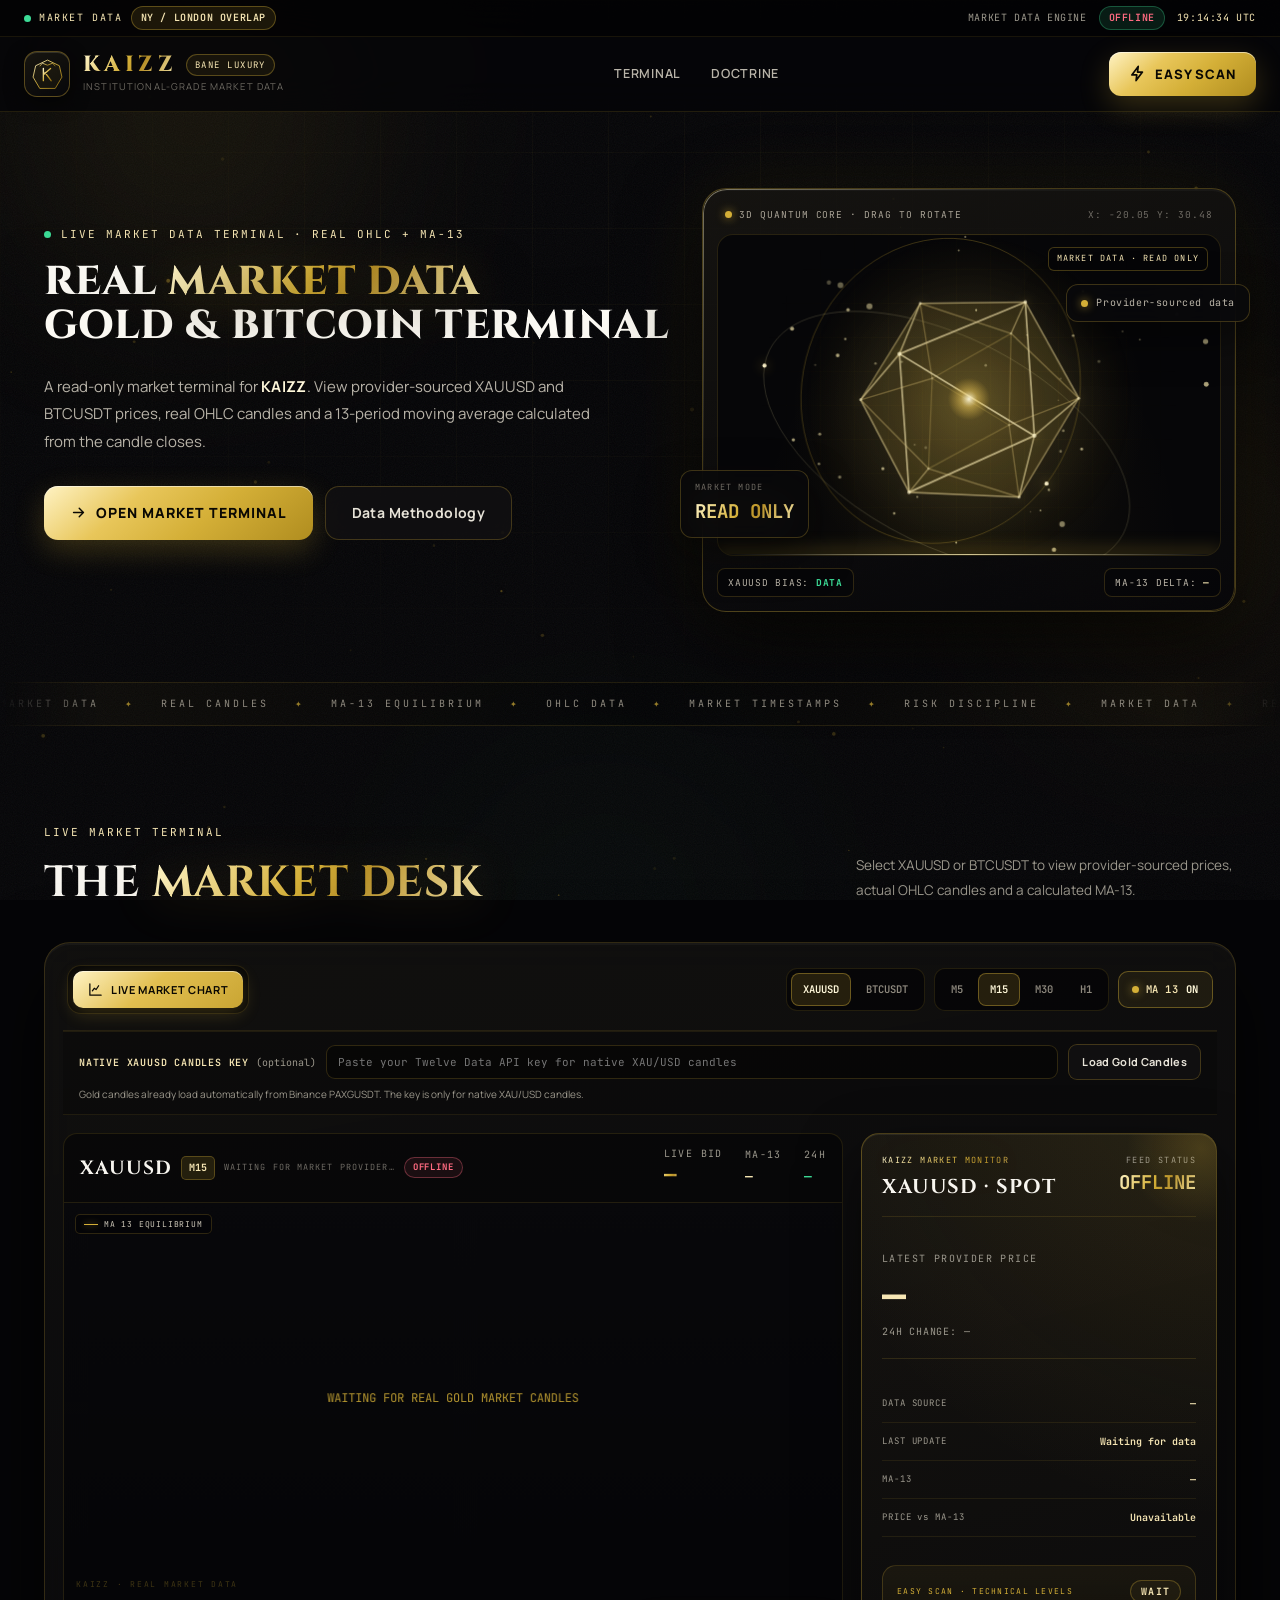
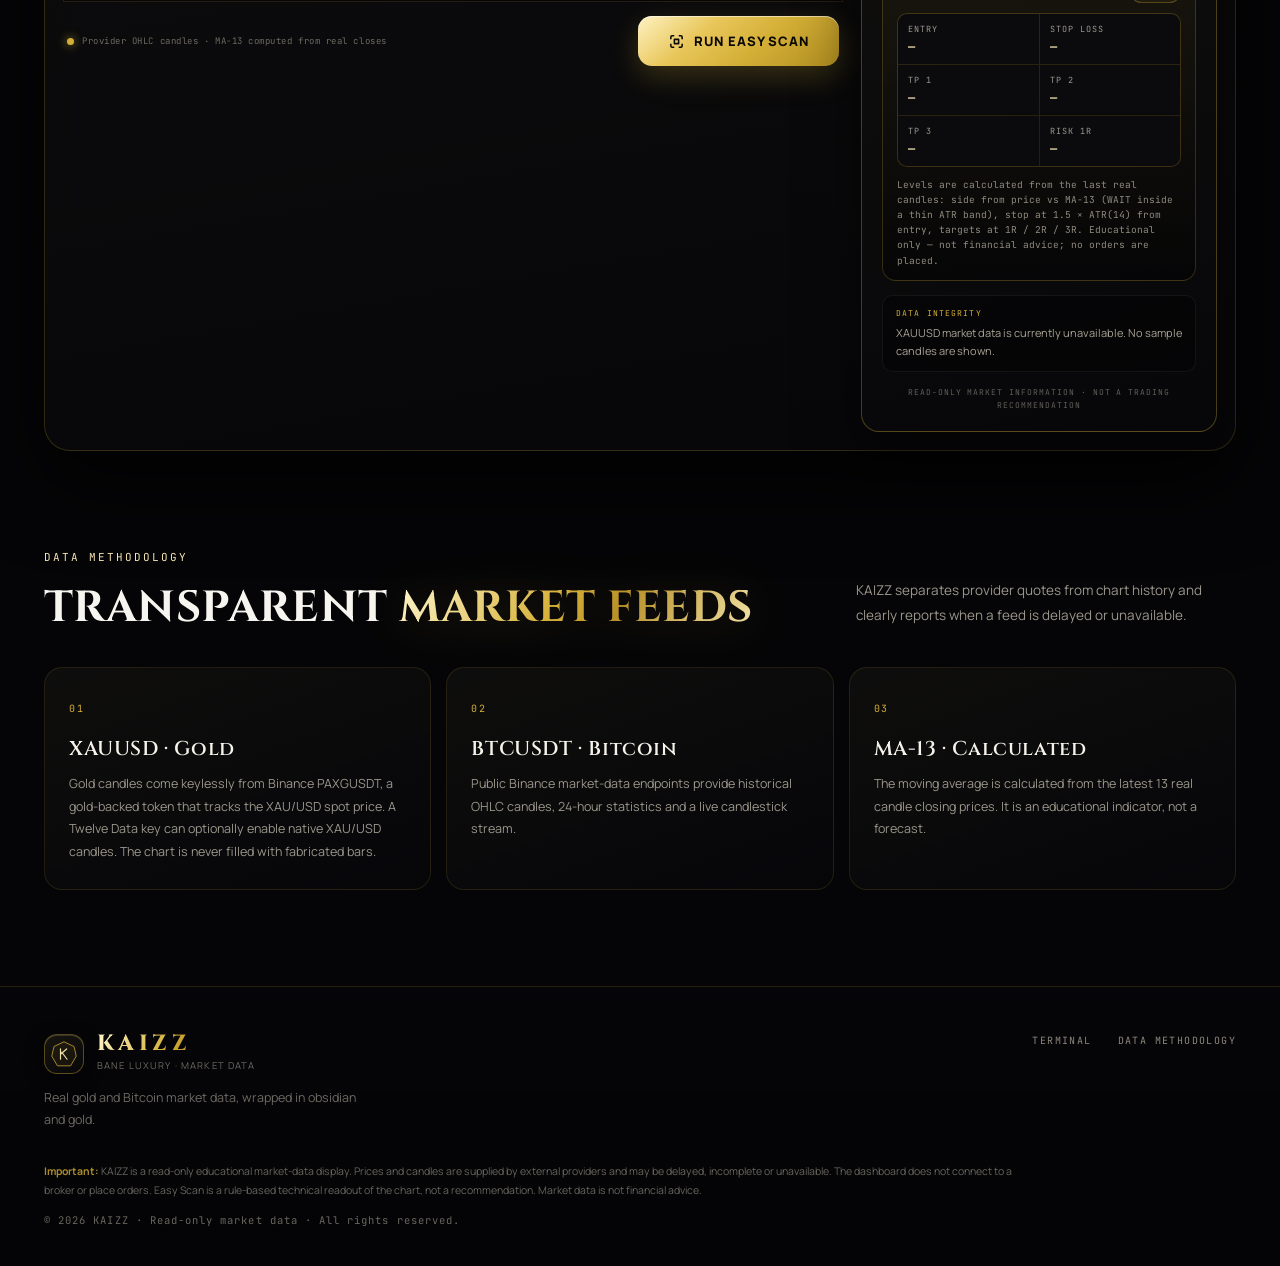
<file: index.html>
<!DOCTYPE html>
<html lang="en">
<head>
  <meta charset="UTF-8" />
  <meta name="viewport" content="width=device-width, initial-scale=1.0, viewport-fit=cover" />
  <title>KAIZZ — Luxury Neural Trading Terminal</title>
  <meta name="description" content="KAIZZ is a read-only market data dashboard for live gold and Bitcoin prices, real market candles and a calculated MA-13." />
  <meta name="theme-color" content="#050507" />
  <meta property="og:type" content="website" />
  <meta property="og:title" content="KAIZZ — Luxury Neural Trading Terminal" />
  <meta property="og:description" content="A luxury read-only market dashboard with real gold and Bitcoin data." />
  <meta name="twitter:card" content="summary_large_image" />
  <meta name="twitter:title" content="KAIZZ — Luxury Neural Trading Terminal" />
  <meta name="twitter:description" content="Real market prices and educational charts in obsidian and gold." />
  <link rel="icon" href="data:image/svg+xml,%3Csvg xmlns='http://www.w3.org/2000/svg' viewBox='0 0 64 64'%3E%3Crect width='64' height='64' rx='14' fill='%23050507'/%3E%3Cpolygon points='32,6 54,17 58,38 46,57 18,57 6,38 10,17' fill='none' stroke='%23D4AF37' stroke-width='2'/%3E%3Cpath d='M25 20v24M25 33l13-13M28 30l12 14' stroke='%23F3E5AB' stroke-width='3' fill='none' stroke-linecap='round'/%3E%3C/svg%3E" />

  <link rel="preconnect" href="https://fonts.googleapis.com" />
  <link rel="preconnect" href="https://fonts.gstatic.com" crossorigin />
  <link href="https://fonts.googleapis.com/css2?family=Cinzel:wght@500;600;700;800;900&family=Manrope:wght@300;400;500;600;700;800&family=JetBrains+Mono:wght@400;500;600;700&display=swap" rel="stylesheet" />

  <link rel="stylesheet" href="style.css?v=20261129" />
</head>
<body>

  <!-- ░░ PRELOADER ░░ -->
  <div class="preloader" id="preloader" aria-hidden="true">
    <div class="preloader__inner">
      <svg class="preloader__crest" viewBox="0 0 64 64" fill="none" xmlns="http://www.w3.org/2000/svg">
        <defs>
          <linearGradient id="crestGold" x1="0" y1="0" x2="1" y2="1">
            <stop offset="0" stop-color="#FFF6CC" />
            <stop offset=".5" stop-color="#D4AF37" />
            <stop offset="1" stop-color="#8C6A10" />
          </linearGradient>
        </defs>
        <polygon points="32,4 55,15 60,37 47,59 17,59 4,37 9,15" stroke="url(#crestGold)" stroke-width="1.6" fill="rgba(212,175,55,.05)" />
        <path d="M23 22v20M23 32l13-10M26 29.5l11 12.5" stroke="url(#crestGold)" stroke-width="2.6" stroke-linecap="round" />
        <path d="M18 15l4-5 8 3 8-3 4 5" stroke="url(#crestGold)" stroke-width="1.6" />
      </svg>
      <div class="preloader__name">KAIZZ</div>
      <div class="preloader__bar"><span></span></div>
      <div class="preloader__note">INITIALISING NEURAL CORE</div>
    </div>
  </div>

  <!-- ░░ AMBIENT LAYERS ░░ -->
  <div class="ambient" aria-hidden="true">
    <div class="ambient__glow ambient__glow--a"></div>
    <div class="ambient__glow ambient__glow--b"></div>
    <div class="ambient__glow ambient__glow--c"></div>
    <div class="ambient__grid"></div>
    <div class="grain"></div>
  </div>
  <canvas id="dust-canvas" aria-hidden="true"></canvas>

  <!-- ░░ HEADER ░░ -->
  <header class="site-header" id="site-header">
    <div class="ticker-bar">
      <div class="ticker-bar__status">
        <span class="dot dot--live"></span>
        <span class="label">MARKET DATA</span>
        <span class="chip chip--gold" id="killzone-chip">NY / LONDON OVERLAP</span>
      </div>
      <div class="ticker-bar__viewport" aria-hidden="true">
        <div class="ticker-track" id="ticker-track"></div>
      </div>
      <div class="ticker-bar__meta">
        <span>MARKET DATA ENGINE</span>
        <span class="chip chip--emerald" id="header-feed-status">CONNECTING</span>
        <span class="ticker-bar__clock" id="utc-clock">--:--:-- UTC</span>
      </div>
    </div>

    <nav class="nav">
      <a class="brand" href="#top" aria-label="KAIZZ home">
        <span class="brand__crest">
          <svg viewBox="0 0 64 64" fill="none" xmlns="http://www.w3.org/2000/svg">
            <defs>
              <linearGradient id="brandGold" x1="0" y1="0" x2="1" y2="1">
                <stop offset="0" stop-color="#FFF6CC" />
                <stop offset=".5" stop-color="#D4AF37" />
                <stop offset="1" stop-color="#8C6A10" />
              </linearGradient>
            </defs>
            <polygon points="32,4 55,15 60,37 47,59 17,59 4,37 9,15" stroke="url(#brandGold)" stroke-width="1.7" fill="rgba(212,175,55,.06)" />
            <path d="M24 20v24M24 32.5l14-12M27 28l12 16" stroke="url(#brandGold)" stroke-width="2.6" stroke-linecap="round" stroke-linejoin="round" />
            <path d="M17 16l5-6 10 4 10-4 5 6" stroke="url(#brandGold)" stroke-width="1.5" />
          </svg>
        </span>
        <span class="brand__text">
          <span class="brand__row">
            <span class="brand__name">KAIZZ</span>
            <span class="badge-soft">BANE LUXURY</span>
          </span>
          <span class="brand__tag">Institutional-Grade Market Data</span>
        </span>
      </a>

      <div class="nav__links" id="nav-links">
        <a href="#terminal" data-nav>Terminal</a>
        <a href="#doctrine" data-nav>Doctrine</a>
      </div>

      <div class="nav__actions">

        <button type="button" class="btn btn--gold" id="nav-scan">
          <svg viewBox="0 0 24 24" fill="none" stroke="currentColor" stroke-width="2.4" stroke-linecap="round" stroke-linejoin="round"><path d="M13 2 4 14h7l-1 8 9-12h-7l1-8Z"/></svg>
          <span>Easy Scan</span>
        </button>
        <button type="button" class="nav__burger" id="nav-burger" aria-label="Open menu" aria-expanded="false">
          <span></span><span></span><span></span>
        </button>
      </div>
    </nav>
  </header>

  <main id="top">

    <!-- ░░ HERO ░░ -->
    <section class="hero container">
      <div class="hero__copy" data-reveal>
        <div class="eyebrow">
          <span class="dot dot--live"></span>
          LIVE MARKET DATA TERMINAL · REAL OHLC + MA-13
        </div>

        <h1 class="hero__title">
          <span class="hero__line">Real <span class="gold-text">Market Data</span></span>
          <span class="hero__line">Gold &amp; Bitcoin Terminal</span>
        </h1>

        <p class="hero__lede">
          A read-only market terminal for <strong>KAIZZ</strong>. View provider-sourced XAUUSD and BTCUSDT prices,
          real OHLC candles and a 13-period moving average calculated from the candle closes.
        </p>

        <div class="hero__cta">
          <a href="#terminal" class="btn btn--gold btn--lg">
            <svg viewBox="0 0 24 24" fill="none" stroke="currentColor" stroke-width="2" stroke-linecap="round" stroke-linejoin="round"><path d="M5 12h14M13 6l6 6-6 6"/></svg>
            Open Market Terminal
          </a>
          <a href="#doctrine" class="btn btn--ghost btn--lg">Data Methodology</a>
        </div>
      </div>

      <div class="hero__visual" data-reveal data-reveal-delay="120">
        <div class="core-panel">
          <div class="core-panel__bar">
            <span class="core-panel__label"><span class="dot dot--gold"></span> 3D QUANTUM CORE · DRAG TO ROTATE</span>
            <span class="core-panel__coords" id="core-coords">X: 0.00 Y: 0.00</span>
          </div>
          <div class="core-panel__stage">
            <canvas id="core-canvas"></canvas>
            <span class="core-panel__halo"></span>
            <span class="core-panel__scan"></span>
            <span class="core-panel__badge">MARKET DATA · READ ONLY</span>
          </div>
          <div class="core-panel__hud">
            <span class="hud-chip">XAUUSD BIAS: <strong class="txt-up" id="hud-bias">DATA</strong></span>
            <span class="hud-chip">MA-13 DELTA: <strong class="txt-gold" id="hud-delta">—</strong></span>
          </div>
        </div>
        <div class="hero__float hero__float--one">
          <span class="hero__float-label">MARKET MODE</span>
          <span class="hero__float-value gold-text">READ ONLY</span>
        </div>
        <div class="hero__float hero__float--two">
          <span class="dot dot--gold"></span> Provider-sourced data
        </div>
      </div>
    </section>

    <!-- ░░ MARQUEE ░░ -->
    <div class="marquee" aria-hidden="true">
      <div class="marquee__track">
        <span>MARKET DATA</span><i>✦</i><span>REAL CANDLES</span><i>✦</i><span>MA-13 EQUILIBRIUM</span><i>✦</i><span>OHLC DATA</span><i>✦</i><span>MARKET TIMESTAMPS</span><i>✦</i><span>RISK DISCIPLINE</span><i>✦</i>
        <span>MARKET DATA</span><i>✦</i><span>REAL CANDLES</span><i>✦</i><span>MA-13 EQUILIBRIUM</span><i>✦</i><span>OHLC DATA</span><i>✦</i><span>MARKET TIMESTAMPS</span><i>✦</i><span>RISK DISCIPLINE</span><i>✦</i>
      </div>
    </div>

    <!-- ░░ TERMINAL ░░ -->
    <section class="section container" id="terminal">
      <header class="section__head" data-reveal>
        <div>
          <div class="eyebrow">LIVE MARKET TERMINAL</div>
          <h2 class="section__title">The <span class="gold-text">Market Desk</span></h2>
        </div>
        <p class="section__sub">
          Select XAUUSD or BTCUSDT to view provider-sourced prices, actual OHLC candles and a calculated MA-13.
        </p>
      </header>

      <div class="terminal" data-reveal>
        <div class="terminal__toolbar">
          <div class="tabs" role="tablist" aria-label="Market chart mode">
            <button type="button" class="tab is-active" id="tab-live" role="tab" aria-selected="true">
              <svg viewBox="0 0 24 24" fill="none" stroke="currentColor" stroke-width="2" stroke-linecap="round" stroke-linejoin="round"><path d="M3 3v18h18"/><path d="M7 14l3-4 3 2 4-6"/></svg>
              Live Market Chart
            </button>
          </div>

          <div class="toolbar__right" id="live-controls">
            <div class="segmented" id="pair-selector" aria-label="Market pair">
              <button type="button" class="seg is-active" data-pair="XAUUSD">XAUUSD</button>
              <button type="button" class="seg" data-pair="BTCUSDT">BTCUSDT</button>
            </div>
            <div class="segmented segmented--small" id="tf-selector" aria-label="Chart timeframe">
              <button type="button" class="seg" data-tf="M5">M5</button>
              <button type="button" class="seg is-active" data-tf="M15">M15</button>
              <button type="button" class="seg" data-tf="M30">M30</button>
              <button type="button" class="seg" data-tf="H1">H1</button>
            </div>
            <button type="button" class="ma-toggle is-on" id="ma-toggle" aria-pressed="true">
              <span class="dot"></span> MA 13 <b>ON</b>
            </button>
          </div>
        </div>

        <div class="market-keybar" id="gold-keybar">
          <label for="gold-api-key">Native XAUUSD candles key <span>(optional)</span></label>
          <input id="gold-api-key" type="password" autocomplete="off" placeholder="Paste your Twelve Data API key for native XAU/USD candles" />
          <button type="button" class="btn btn--ghost btn--sm" id="connect-gold-key">Load Gold Candles</button>
          <span class="market-keybar__hint">Gold candles already load automatically from Binance PAXGUSDT. The key is only for native XAU/USD candles.</span>
        </div>

        <div class="terminal__grid">
          <div class="terminal__chartcol">

            <!-- LIVE MODE -->
            <div id="mode-live">
              <div class="chart-head">
                <div class="chart-head__id">
                  <span class="chart-head__pair" id="chart-pair">XAUUSD</span>
                  <span class="chart-head__tf" id="chart-tf">M15</span>
                  <span class="chart-head__feed" id="data-source">Waiting for market provider…</span>
                  <span class="market-status is-offline" id="market-status">OFFLINE</span>
                </div>
                <div class="chart-head__quotes">
                  <div>
                    <span class="micro">LIVE BID</span>
                    <span class="chart-head__price" id="chart-price">—</span>
                  </div>
                  <div>
                    <span class="micro">MA-13</span>
                    <span class="chart-head__ma" id="chart-ma">—</span>
                  </div>
                  <div>
                    <span class="micro">24H</span>
                    <span class="chart-head__chg txt-up" id="chart-change">—</span>
                  </div>
                </div>
              </div>

              <div class="chart-stage" id="chart-stage">
                <canvas id="candle-canvas"></canvas>

                <div class="chart-stage__legend">
                  <span class="legend-pill"><span class="legend-line legend-line--ma"></span> MA 13 EQUILIBRIUM</span>
                  <span class="legend-pill legend-pill--zones is-hidden" id="zone-badge">EASY SCAN · ENTRY / SL / TP1–3</span>
                </div>

                <div class="scan-overlay is-hidden" id="scan-overlay">
                  <span class="laser"></span>
                  <div class="scan-box">
                    <span class="scan-box__eyebrow">KAIZZ EASY SCAN</span>
                    <span class="scan-box__step" id="scan-step">Reading real candles…</span>
                    <div class="scan-box__bar"><span id="scan-bar"></span></div>
                    <span class="scan-box__pct" id="scan-pct">0%</span>
                  </div>
                </div>

                <div class="chart-stage__watermark">KAIZZ · REAL MARKET DATA</div>
              </div>

              <div class="chart-foot">
                <span class="chart-foot__note"><span class="dot dot--gold"></span> Provider OHLC candles · MA-13 computed from real closes</span>
                <button type="button" class="btn btn--gold btn--scan" id="scan-btn">
                  <svg viewBox="0 0 24 24" fill="none" stroke="currentColor" stroke-width="2.2" stroke-linecap="round" stroke-linejoin="round"><path d="M4 8V6a2 2 0 0 1 2-2h2M16 4h2a2 2 0 0 1 2 2v2M20 16v2a2 2 0 0 1-2 2h-2M8 20H6a2 2 0 0 1-2-2v-2"/><path d="M9 9h6v6H9z"/></svg>
                  <span>Run Easy Scan</span>
                </button>
              </div>
            </div>

          </div>
          <!-- LIVE DATA PANEL -->
          <aside class="signal market-panel" id="market-panel" aria-live="polite">
            <span class="signal__glow"></span>
            <div class="signal__head">
              <div>
                <span class="micro gold-text">KAIZZ MARKET MONITOR</span>
                <h3 class="signal__pair" id="panel-pair">XAUUSD · SPOT</h3>
              </div>
              <div class="signal__conf">
                <span class="micro">FEED STATUS</span>
                <span class="signal__conf-value" id="panel-status">OFFLINE</span>
              </div>
            </div>
            <div class="market-panel__quote">
              <span class="micro">LATEST PROVIDER PRICE</span>
              <strong id="panel-price">—</strong>
              <span id="panel-change" class="market-panel__change">24H CHANGE: —</span>
            </div>
            <div class="market-panel__rows">
              <div><span>DATA SOURCE</span><b id="panel-source">—</b></div>
              <div><span>LAST UPDATE</span><b id="panel-updated">Waiting for data</b></div>
              <div><span>MA-13</span><b id="panel-ma">—</b></div>
              <div><span>PRICE vs MA-13</span><b id="panel-relation">—</b></div>
            </div>
            <div class="scan-levels" id="scan-levels">
              <div class="scan-levels__head">
                <span class="micro">EASY SCAN · TECHNICAL LEVELS</span>
                <span class="scan-levels__dir is-wait" id="scan-direction">WAIT</span>
              </div>
              <div class="scan-levels__grid">
                <div><span>ENTRY</span><b id="scan-entry">—</b></div>
                <div><span>STOP LOSS</span><b id="scan-sl">—</b></div>
                <div><span>TP 1</span><b id="scan-tp1">—</b></div>
                <div><span>TP 2</span><b id="scan-tp2">—</b></div>
                <div><span>TP 3</span><b id="scan-tp3">—</b></div>
                <div><span>RISK 1R</span><b id="scan-risk">—</b></div>
              </div>
              <p class="scan-levels__note" id="scan-method">Levels are calculated from the last real candles: side from price vs MA-13 (WAIT inside a thin ATR band), stop at 1.5 × ATR(14) from entry, targets at 1R / 2R / 3R. Educational only — not financial advice; no orders are placed.</p>
            </div>
            <div class="signal__note">
              <span class="micro">DATA INTEGRITY</span>
              <p id="panel-note">Easy Scan derives entry, stop-loss and target levels from real candles with a fixed, published rule set. Levels are illustrative, not advice, and no orders are placed.</p>
            </div>
            <p class="micro signal__disclaimer">Read-only market information · not a trading recommendation</p>
          </aside>
        </div>
      </div>
    </section>

    <!-- ░░ DOCTRINE ░░ -->
    <section class="section container" id="doctrine">
      <header class="section__head" data-reveal>
        <div>
          <div class="eyebrow">DATA METHODOLOGY</div>
          <h2 class="section__title">Transparent <span class="gold-text">Market Feeds</span></h2>
        </div>
        <p class="section__sub">KAIZZ separates provider quotes from chart history and clearly reports when a feed is delayed or unavailable.</p>
      </header>
      <div class="cards">
        <article class="card" data-reveal>
          <span class="card__index">01</span>
          <h3>XAUUSD · Gold</h3>
          <p>Gold candles come keylessly from Binance PAXGUSDT, a gold-backed token that tracks the XAU/USD spot price. A Twelve Data key can optionally enable native XAU/USD candles. The chart is never filled with fabricated bars.</p>
        </article>
        <article class="card" data-reveal data-reveal-delay="80">
          <span class="card__index">02</span>
          <h3>BTCUSDT · Bitcoin</h3>
          <p>Public Binance market-data endpoints provide historical OHLC candles, 24-hour statistics and a live candlestick stream.</p>
        </article>
        <article class="card" data-reveal data-reveal-delay="160">
          <span class="card__index">03</span>
          <h3>MA-13 · Calculated</h3>
          <p>The moving average is calculated from the latest 13 real candle closing prices. It is an educational indicator, not a forecast.</p>
        </article>
      </div>
    </section>
  </main>

  <!-- ░░ FOOTER ░░ -->
  <footer class="footer">
    <div class="container footer__grid">
      <div class="footer__brand">
        <div class="brand">
          <span class="brand__crest brand__crest--sm">
            <svg viewBox="0 0 64 64" fill="none" xmlns="http://www.w3.org/2000/svg">
              <polygon points="32,4 55,15 60,37 47,59 17,59 4,37 9,15" stroke="#D4AF37" stroke-width="1.7" fill="rgba(212,175,55,.06)" />
              <path d="M24 20v24M24 32.5l14-12M27 28l12 16" stroke="#F3E5AB" stroke-width="2.6" stroke-linecap="round" stroke-linejoin="round" />
            </svg>
          </span>
          <span class="brand__text"><span class="brand__name">KAIZZ</span><span class="brand__tag">Bane Luxury · Market Data</span></span>
        </div>
        <p class="footer__tagline">Real gold and Bitcoin market data, wrapped in obsidian and gold.</p>
      </div>

      <nav class="footer__links" aria-label="Footer">
        <a href="#terminal">Terminal</a>
        <a href="#doctrine">Data Methodology</a>
      </nav>
    </div>

    <div class="container footer__legal">
      <p><strong>Important:</strong> KAIZZ is a read-only educational market-data display. Prices and candles are supplied by external providers and may be delayed, incomplete or unavailable. The dashboard does not connect to a broker or place orders. Easy Scan is a rule-based technical readout of the chart, not a recommendation. Market data is not financial advice.</p>
      <p class="footer__copy">© <span id="year">2026</span> KAIZZ · Read-only market data · All rights reserved.</p>
    </div>
  </footer>

  <div class="toast" id="toast" role="status" aria-live="polite">
    <span class="dot dot--gold"></span>
    <span id="toast-msg">Market data updated</span>
  </div>

  <script src="script.js?v=20261129" defer></script>
</body>
</html>
</file>
<file: style.css>
/* ==========================================================================
   KAIZZ — Luxury Neural Trading Terminal
   Obsidian & gold · bespoke CSS · no framework
   ========================================================================== */

/* ---------- Tokens ---------- */
:root {
  --bg: #050507;
  --bg-2: #08080b;
  --panel: rgba(16, 15, 14, 0.72);
  --panel-solid: #0c0c10;
  --line: rgba(212, 175, 55, 0.16);
  --line-strong: rgba(212, 175, 55, 0.4);
  --gold-50: #fff8da;
  --gold-100: #f6e6b4;
  --gold: #d4af37;
  --gold-600: #b08d1f;
  --gold-800: #7a5d0f;
  --ink: #f4f2ec;
  --muted: #9b978c;
  --muted-2: #6e6a63;
  --up: #3ddc97;
  --up-soft: rgba(61, 220, 151, 0.12);
  --down: #ff6b81;
  --down-soft: rgba(255, 107, 129, 0.1);
  --gold-grad: linear-gradient(135deg, #fff8da 0%, #f0d787 22%, #d4af37 52%, #a07c14 78%, #f4e6b8 100%);
  --gold-text-grad: linear-gradient(120deg, #fff6cc 0%, #d4af37 45%, #b8912a 62%, #f3e5ab 100%);
  --font-display: "Cinzel", "Times New Roman", serif;
  --font-body: "Manrope", -apple-system, "Segoe UI", sans-serif;
  --font-mono: "JetBrains Mono", ui-monospace, "SFMono-Regular", Consolas, monospace;
  --radius: 20px;
  --radius-sm: 13px;
  --shadow-lg: 0 32px 80px rgba(0, 0, 0, 0.72), 0 2px 0 rgba(255, 255, 255, 0.03) inset;
  --ease: cubic-bezier(0.22, 1, 0.36, 1);
  --header-h: 112px;
}

/* ---------- Reset ---------- */
*,
*::before,
*::after { box-sizing: border-box; }

html {
  scroll-behavior: smooth;
  -webkit-text-size-adjust: 100%;
}

body {
  margin: 0;
  min-height: 100vh;
  background: var(--bg);
  color: var(--ink);
  font-family: var(--font-body);
  font-size: 16px;
  line-height: 1.6;
  overflow-x: hidden;
  -webkit-font-smoothing: antialiased;
}

img, canvas, svg { display: block; max-width: 100%; }
button, input, select { font: inherit; color: inherit; }
button { cursor: pointer; border: 0; background: none; }
a { color: inherit; text-decoration: none; }
h1, h2, h3, p, dl, dd, dt { margin: 0; }
::selection { background: var(--gold); color: #050507; }

::-webkit-scrollbar { width: 8px; height: 8px; }
::-webkit-scrollbar-track { background: #07070a; }
::-webkit-scrollbar-thumb { background: rgba(212, 175, 55, 0.3); border-radius: 999px; }
::-webkit-scrollbar-thumb:hover { background: rgba(212, 175, 55, 0.6); }

:focus-visible {
  outline: 2px solid var(--gold);
  outline-offset: 3px;
}

.visually-hidden {
  position: absolute !important;
  width: 1px; height: 1px;
  padding: 0; margin: -1px;
  overflow: hidden; clip: rect(0 0 0 0);
  white-space: nowrap; border: 0;
}

.is-hidden { display: none !important; }

.mono { font-family: var(--font-mono); }
.txt-up { color: var(--up); }
.txt-down { color: var(--down); }
.txt-gold { color: var(--gold-100); }

.gold-text {
  background: var(--gold-text-grad);
  -webkit-background-clip: text;
  background-clip: text;
  -webkit-text-fill-color: transparent;
  color: transparent;
  filter: drop-shadow(0 4px 24px rgba(212, 175, 55, 0.22));
}

/* ---------- Ambient background ---------- */
.ambient {
  position: fixed;
  inset: 0;
  z-index: 0;
  overflow: hidden;
  pointer-events: none;
}

.ambient__glow {
  position: absolute;
  border-radius: 50%;
  filter: blur(90px);
  opacity: 0.55;
}
.ambient__glow--a {
  width: 46vw; height: 46vw;
  top: -14vw; left: -8vw;
  background: radial-gradient(circle, rgba(212, 175, 55, 0.22), transparent 65%);
}
.ambient__glow--b {
  width: 40vw; height: 40vw;
  top: 32%; right: -14vw;
  background: radial-gradient(circle, rgba(176, 125, 18, 0.18), transparent 68%);
}
.ambient__glow--c {
  width: 50vw; height: 34vw;
  bottom: -18vw; left: 22%;
  background: radial-gradient(circle, rgba(61, 220, 151, 0.07), transparent 70%);
}

.ambient__grid {
  position: absolute;
  inset: 0;
  background-image:
    linear-gradient(rgba(212, 175, 55, 0.032) 1px, transparent 1px),
    linear-gradient(90deg, rgba(212, 175, 55, 0.032) 1px, transparent 1px);
  background-size: 76px 76px;
  mask-image: radial-gradient(ellipse 90% 65% at 50% 30%, #000 20%, transparent 78%);
  -webkit-mask-image: radial-gradient(ellipse 90% 65% at 50% 30%, #000 20%, transparent 78%);
}

.grain {
  position: absolute;
  inset: -50%;
  opacity: 0.05;
  background-image: url("data:image/svg+xml,%3Csvg xmlns='http://www.w3.org/2000/svg' width='200' height='200'%3E%3Cfilter id='n'%3E%3CfeTurbulence type='fractalNoise' baseFrequency='0.9' numOctaves='3' stitchTiles='stitch'/%3E%3C/filter%3E%3Crect width='200' height='200' filter='url(%23n)'/%3E%3C/svg%3E");
  mix-blend-mode: overlay;
  animation: grainShift 8s steps(6) infinite;
}
@keyframes grainShift {
  0%, 100% { transform: translate(0, 0); }
  25% { transform: translate(-2%, 1%); }
  50% { transform: translate(1%, -2%); }
  75% { transform: translate(2%, 2%); }
}

#dust-canvas {
  position: fixed;
  inset: 0;
  width: 100%;
  height: 100%;
  z-index: 1;
  pointer-events: none;
  opacity: 0.7;
}

/* ---------- Utility ---------- */
.container {
  width: 100%;
  max-width: 1240px;
  margin-inline: auto;
  padding-inline: 24px;
  position: relative;
  z-index: 2;
}

.micro {
  display: block;
  font-family: var(--font-mono);
  font-size: 10px;
  letter-spacing: 0.14em;
  text-transform: uppercase;
  color: var(--muted);
}

.dot {
  width: 7px; height: 7px;
  border-radius: 50%;
  display: inline-block;
  flex: none;
  background: var(--gold);
}
.dot--live { background: var(--up); box-shadow: 0 0 0 0 rgba(61, 220, 151, 0.5); animation: pulseDot 2.4s infinite; }
.dot--gold { background: var(--gold); box-shadow: 0 0 10px rgba(212, 175, 55, 0.8); }
@keyframes pulseDot {
  0% { box-shadow: 0 0 0 0 rgba(61, 220, 151, 0.55); }
  70% { box-shadow: 0 0 0 7px rgba(61, 220, 151, 0); }
  100% { box-shadow: 0 0 0 0 rgba(61, 220, 151, 0); }
}

.chip {
  display: inline-flex;
  align-items: center;
  gap: 6px;
  padding: 3px 9px;
  border-radius: 999px;
  font-family: var(--font-mono);
  font-size: 10px;
  font-weight: 600;
  letter-spacing: 0.06em;
  white-space: nowrap;
}
.chip--gold { color: var(--gold-100); background: rgba(212, 175, 55, 0.12); border: 1px solid rgba(212, 175, 55, 0.35); }
.chip--emerald { color: var(--up); background: var(--up-soft); border: 1px solid rgba(61, 220, 151, 0.3); }

.eyebrow {
  display: inline-flex;
  align-items: center;
  gap: 10px;
  font-family: var(--font-mono);
  font-size: 11px;
  letter-spacing: 0.18em;
  text-transform: uppercase;
  color: var(--gold-100);
  margin-bottom: 18px;
  flex-wrap: wrap;
}

.badge-soft {
  font-family: var(--font-mono);
  font-size: 9px;
  letter-spacing: 0.16em;
  padding: 3px 8px;
  border-radius: 999px;
  color: var(--gold-100);
  border: 1px solid rgba(212, 175, 55, 0.35);
  background: rgba(212, 175, 55, 0.08);
  white-space: nowrap;
}

/* ---------- Buttons ---------- */
.btn {
  position: relative;
  display: inline-flex;
  align-items: center;
  justify-content: center;
  gap: 9px;
  padding: 12px 20px;
  border-radius: 12px;
  font-size: 13px;
  font-weight: 700;
  letter-spacing: 0.03em;
  white-space: nowrap;
  transition: transform 0.25s var(--ease), box-shadow 0.3s ease, border-color 0.3s ease, background 0.3s ease, color 0.3s ease;
  overflow: hidden;
  isolation: isolate;
}
.btn svg { width: 17px; height: 17px; flex: none; }
.btn--lg { padding: 15px 26px; font-size: 14px; border-radius: 14px; }
.btn--sm { padding: 8px 13px; font-size: 11px; border-radius: 9px; }
.btn--block { width: 100%; padding: 14px; }

.btn--gold {
  color: #0a0803;
  background: linear-gradient(140deg, #fff3c4 0%, #e8c65a 32%, #d4af37 60%, #b08d1f 100%);
  box-shadow: 0 10px 30px rgba(212, 175, 55, 0.24), inset 0 1px 0 rgba(255, 255, 255, 0.55);
  text-transform: uppercase;
  font-weight: 800;
  letter-spacing: 0.07em;
}
.btn--gold::after {
  content: "";
  position: absolute;
  inset: 0 auto 0 -70%;
  width: 45%;
  background: linear-gradient(100deg, transparent, rgba(255, 255, 255, 0.65), transparent);
  transform: skewX(-22deg);
  transition: left 0.7s var(--ease);
  z-index: -1;
}
.btn--gold:hover { transform: translateY(-2px); box-shadow: 0 16px 40px rgba(212, 175, 55, 0.34), inset 0 1px 0 rgba(255, 255, 255, 0.6); }
.btn--gold:hover::after { left: 130%; }
.btn--gold:active { transform: translateY(0); }

.btn--ghost {
  color: #e7e3d8;
  background: rgba(20, 19, 20, 0.6);
  border: 1px solid rgba(212, 175, 55, 0.26);
  backdrop-filter: blur(10px);
}
.btn--ghost:hover { border-color: rgba(212, 175, 55, 0.6); color: var(--gold-50); background: rgba(28, 26, 22, 0.8); }

.btn--scan { padding: 15px 30px; border-radius: 14px; }

/* ---------- Preloader ---------- */
.preloader {
  position: fixed;
  inset: 0;
  z-index: 200;
  display: grid;
  place-items: center;
  background: radial-gradient(ellipse at 50% 40%, #0d0c0a, #050507 70%);
  transition: opacity 0.7s ease, visibility 0.7s ease;
}
.preloader.is-done { opacity: 0; visibility: hidden; }
.preloader__inner { display: grid; justify-items: center; gap: 14px; }
.preloader__crest { width: 66px; height: 66px; animation: crestFloat 3.2s ease-in-out infinite; }
@keyframes crestFloat {
  0%, 100% { transform: translateY(0) rotate(0deg); }
  50% { transform: translateY(-7px) rotate(2deg); }
}
.preloader__name {
  font-family: var(--font-display);
  font-size: 26px;
  letter-spacing: 0.45em;
  padding-left: 0.45em;
  background: var(--gold-text-grad);
  -webkit-background-clip: text;
  background-clip: text;
  -webkit-text-fill-color: transparent;
}
.preloader__bar {
  width: 168px;
  height: 2px;
  background: rgba(212, 175, 55, 0.16);
  overflow: hidden;
  border-radius: 2px;
}
.preloader__bar span {
  display: block;
  height: 100%;
  width: 0;
  background: linear-gradient(90deg, transparent, var(--gold), #fff6cc, var(--gold), transparent);
  animation: preloadBar 1.5s var(--ease) forwards;
}
@keyframes preloadBar { to { width: 100%; } }
.preloader__note {
  font-family: var(--font-mono);
  font-size: 9px;
  letter-spacing: 0.3em;
  color: var(--muted-2);
}

/* ---------- Header ---------- */
.site-header {
  position: sticky;
  top: 0;
  z-index: 50;
  background: rgba(6, 6, 8, 0.82);
  backdrop-filter: blur(18px) saturate(130%);
  -webkit-backdrop-filter: blur(18px) saturate(130%);
  border-bottom: 1px solid rgba(212, 175, 55, 0.14);
  transition: box-shadow 0.4s ease, background 0.4s ease;
}
.site-header.is-scrolled {
  background: rgba(5, 5, 7, 0.94);
  box-shadow: 0 14px 40px rgba(0, 0, 0, 0.55);
}

.ticker-bar {
  display: flex;
  align-items: center;
  gap: 18px;
  padding: 6px 24px;
  border-bottom: 1px solid rgba(212, 175, 55, 0.1);
  background: rgba(0, 0, 0, 0.42);
  font-family: var(--font-mono);
  font-size: 10px;
  letter-spacing: 0.06em;
  color: var(--muted);
}
.ticker-bar__status { display: flex; align-items: center; gap: 8px; flex: none; }
.ticker-bar__status .label { letter-spacing: 0.16em; color: var(--gold-100); }
.ticker-bar__viewport { flex: 1; overflow: hidden; mask-image: linear-gradient(90deg, transparent, #000 6%, #000 94%, transparent); -webkit-mask-image: linear-gradient(90deg, transparent, #000 6%, #000 94%, transparent); }
.ticker-track {
  display: flex;
  gap: 34px;
  width: max-content;
  animation: tickerMove 42s linear infinite;
  will-change: transform;
}
.ticker-track:hover { animation-play-state: paused; }
@keyframes tickerMove { to { transform: translateX(-50%); } }
.ticker-item { display: inline-flex; align-items: center; gap: 7px; white-space: nowrap; }
.ticker-item b { color: #e9e5da; font-weight: 500; }
.ticker-bar__meta { display: flex; align-items: center; gap: 12px; flex: none; }
.ticker-bar__clock { color: var(--gold-100); font-variant-numeric: tabular-nums; }

.nav {
  display: flex;
  align-items: center;
  justify-content: space-between;
  gap: 20px;
  padding: 14px 24px;
  max-width: 1320px;
  margin-inline: auto;
}

.brand { display: flex; align-items: center; gap: 13px; min-width: 0; }
.brand__crest {
  width: 46px; height: 46px;
  flex: none;
  display: grid;
  place-items: center;
  border-radius: 13px;
  background: linear-gradient(150deg, #17150f, #07070a);
  border: 1px solid rgba(212, 175, 55, 0.38);
  box-shadow: inset 0 1px 0 rgba(255, 246, 204, 0.14), 0 6px 18px rgba(0, 0, 0, 0.5);
  transition: transform 0.5s var(--ease);
}
.brand__crest svg { width: 33px; height: 33px; }
.brand:hover .brand__crest { transform: rotate(-6deg) scale(1.05); }
.brand__crest--sm { width: 40px; height: 40px; }
.brand__crest--sm svg { width: 28px; height: 28px; }
.brand__text { display: grid; gap: 3px; min-width: 0; }
.brand__row { display: flex; align-items: center; gap: 9px; }
.brand__name {
  font-family: var(--font-display);
  font-size: 22px;
  font-weight: 800;
  letter-spacing: 0.2em;
  line-height: 1;
  background: var(--gold-text-grad);
  -webkit-background-clip: text;
  background-clip: text;
  -webkit-text-fill-color: transparent;
}
.brand__tag {
  font-size: 9.5px;
  letter-spacing: 0.12em;
  text-transform: uppercase;
  color: var(--muted-2);
  white-space: nowrap;
}

.nav__links { display: flex; align-items: center; gap: 30px; }
.nav__links a {
  position: relative;
  font-size: 12.5px;
  font-weight: 600;
  letter-spacing: 0.06em;
  text-transform: uppercase;
  color: #b9b4a9;
  padding: 6px 0;
  transition: color 0.25s ease;
}
.nav__links a::after {
  content: "";
  position: absolute;
  left: 0; bottom: 0;
  width: 0; height: 1px;
  background: linear-gradient(90deg, var(--gold), transparent);
  transition: width 0.35s var(--ease);
}
.nav__links a:hover { color: var(--gold-50); }
.nav__links a:hover::after { width: 100%; }

.nav__actions { display: flex; align-items: center; gap: 10px; }
.nav__burger {
  display: none;
  position: relative;
  width: 42px; height: 42px;
  border-radius: 11px;
  border: 1px solid rgba(212, 175, 55, 0.3);
  background: rgba(20, 19, 20, 0.6);
  flex: none;
}
.nav__burger span {
  position: absolute;
  left: 50%;
  width: 17px; height: 1.5px;
  margin-left: -8.5px;
  background: var(--gold-100);
  border-radius: 2px;
  transition: top 0.3s var(--ease), transform 0.3s var(--ease), opacity 0.2s ease;
}
.nav__burger span:nth-child(1) { top: 14px; }
.nav__burger span:nth-child(2) { top: 20.5px; }
.nav__burger span:nth-child(3) { top: 27px; }
.nav__burger[aria-expanded="true"] span:nth-child(1) { top: 20.5px; transform: rotate(45deg); }
.nav__burger[aria-expanded="true"] span:nth-child(2) { opacity: 0; }
.nav__burger[aria-expanded="true"] span:nth-child(3) { top: 20.5px; transform: rotate(-45deg); }

/* ---------- Hero ---------- */
.hero {
  display: grid;
  grid-template-columns: 1.06fr 0.94fr;
  gap: 56px;
  align-items: center;
  padding-block: 76px 70px;
}
.hero__copy { min-width: 0; }
.hero__title {
  font-family: var(--font-display);
  font-weight: 800;
  font-size: clamp(1.62rem, 3.15vw, 2.98rem);
  line-height: 1.08;
  letter-spacing: 0.012em;
  text-transform: uppercase;
  color: #fbf9f3;
  text-shadow: 0 18px 60px rgba(0, 0, 0, 0.6);
  margin-bottom: 24px;
}
.hero__line { display: block; white-space: nowrap; }
.hero__title .gold-text { display: inline-block; }
.hero__lede {
  max-width: 560px;
  font-size: 15px;
  line-height: 1.85;
  color: #b8b3a8;
  margin-bottom: 30px;
}
.hero__lede strong { color: var(--gold-50); font-weight: 700; letter-spacing: 0.02em; }

.hero__cta { display: flex; flex-wrap: wrap; gap: 12px; margin-bottom: 40px; }

.hero__stats {
  display: grid;
  grid-template-columns: repeat(3, minmax(0, 1fr));
  gap: 12px;
  max-width: 560px;
}
.stat {
  position: relative;
  padding: 16px 16px 14px;
  border-radius: var(--radius-sm);
  background: linear-gradient(160deg, rgba(22, 20, 17, 0.75), rgba(9, 9, 12, 0.85));
  border: 1px solid rgba(212, 175, 55, 0.14);
  box-shadow: inset 0 1px 0 rgba(255, 246, 204, 0.05);
  overflow: hidden;
  transition: transform 0.35s var(--ease), border-color 0.35s ease;
}
.stat::before {
  content: "";
  position: absolute;
  inset: 0 0 auto 0;
  height: 1px;
  background: linear-gradient(90deg, transparent, rgba(212, 175, 55, 0.5), transparent);
  opacity: 0;
  transition: opacity 0.35s ease;
}
.stat:hover { transform: translateY(-3px); border-color: rgba(212, 175, 55, 0.34); }
.stat:hover::before { opacity: 1; }
.stat dt { font-family: var(--font-mono); font-size: 9px; letter-spacing: 0.12em; text-transform: uppercase; color: var(--muted-2); }
.stat__value {
  font-family: var(--font-mono);
  font-size: 23px;
  font-weight: 700;
  line-height: 1.3;
  letter-spacing: -0.01em;
  background: var(--gold-text-grad);
  -webkit-background-clip: text;
  background-clip: text;
  -webkit-text-fill-color: transparent;
  font-variant-numeric: tabular-nums;
}
.stat__value--light { background: none; -webkit-text-fill-color: #f6f4ee; color: #f6f4ee; }
.stat__value--up { background: none; -webkit-text-fill-color: var(--up); color: var(--up); }
.stat__sub { font-family: var(--font-mono); font-size: 9.5px; color: var(--muted-2); letter-spacing: 0.02em; }

/* Hero visual */
.hero__visual { position: relative; }
.core-panel {
  position: relative;
  border-radius: 24px;
  padding: 14px;
  background: linear-gradient(165deg, rgba(24, 22, 18, 0.82), rgba(7, 7, 10, 0.94));
  border: 1px solid rgba(212, 175, 55, 0.3);
  box-shadow: var(--shadow-lg), 0 0 90px rgba(212, 175, 55, 0.09);
}
.core-panel::before {
  content: "";
  position: absolute;
  inset: 0;
  border-radius: inherit;
  padding: 1px;
  background: linear-gradient(140deg, rgba(255, 246, 204, 0.45), transparent 35%, transparent 65%, rgba(212, 175, 55, 0.28));
  -webkit-mask: linear-gradient(#000 0 0) content-box, linear-gradient(#000 0 0);
  mask: linear-gradient(#000 0 0) content-box, linear-gradient(#000 0 0);
  -webkit-mask-composite: xor;
  mask-composite: exclude;
  pointer-events: none;
}
.core-panel__bar {
  display: flex;
  align-items: center;
  justify-content: space-between;
  gap: 10px;
  padding: 4px 8px 12px;
  font-family: var(--font-mono);
  font-size: 9.5px;
  letter-spacing: 0.1em;
  color: #a9a396;
}
.core-panel__label { display: flex; align-items: center; gap: 7px; }
.core-panel__coords { color: var(--muted-2); font-variant-numeric: tabular-nums; }

.core-panel__stage {
  position: relative;
  height: 322px;
  border-radius: 16px;
  overflow: hidden;
  background:
    radial-gradient(circle at 50% 55%, rgba(212, 175, 55, 0.1), transparent 58%),
    radial-gradient(ellipse at 50% 100%, rgba(212, 175, 55, 0.06), transparent 60%),
    #060608;
  border: 1px solid rgba(212, 175, 55, 0.16);
}
#core-canvas { width: 100%; height: 100%; cursor: grab; touch-action: pan-y; }
#core-canvas:active { cursor: grabbing; }
.core-panel__stage::after {
  content: "";
  position: absolute;
  inset: 0;
  background:
    linear-gradient(rgba(212, 175, 55, 0.05) 1px, transparent 1px),
    linear-gradient(90deg, rgba(212, 175, 55, 0.05) 1px, transparent 1px);
  background-size: 34px 34px;
  mask-image: radial-gradient(circle at 50% 50%, #000 30%, transparent 75%);
  -webkit-mask-image: radial-gradient(circle at 50% 50%, #000 30%, transparent 75%);
  pointer-events: none;
  opacity: 0.6;
}
.core-panel__halo {
  position: absolute;
  inset: 0;
  background: radial-gradient(circle at 50% 52%, rgba(255, 246, 204, 0.07), transparent 46%);
  pointer-events: none;
  animation: haloPulse 5s ease-in-out infinite;
}
@keyframes haloPulse {
  0%, 100% { opacity: 0.5; transform: scale(0.96); }
  50% { opacity: 1; transform: scale(1.04); }
}
.core-panel__scan {
  position: absolute;
  inset: auto 0 0 0;
  height: 1px;
  background: linear-gradient(90deg, transparent, rgba(243, 229, 171, 0.85), transparent);
  box-shadow: 0 0 18px 3px rgba(212, 175, 55, 0.4);
  animation: coreScan 4.5s ease-in-out infinite;
  pointer-events: none;
}
@keyframes coreScan {
  0%, 100% { bottom: 8%; opacity: 0; }
  15% { opacity: 0.9; }
  50% { bottom: 88%; opacity: 0.9; }
  85% { opacity: 0.2; }
}
.core-panel__badge {
  position: absolute;
  top: 12px; right: 12px;
  font-family: var(--font-mono);
  font-size: 8.5px;
  letter-spacing: 0.14em;
  padding: 4px 8px;
  border-radius: 6px;
  color: var(--gold-100);
  background: rgba(6, 6, 8, 0.8);
  border: 1px solid rgba(212, 175, 55, 0.3);
  backdrop-filter: blur(6px);
}
.core-panel__hud { display: flex; align-items: center; justify-content: space-between; gap: 8px; padding-top: 12px; }
.hud-chip {
  font-family: var(--font-mono);
  font-size: 9.5px;
  letter-spacing: 0.08em;
  padding: 6px 10px;
  border-radius: 8px;
  color: #bbb5a8;
  background: rgba(6, 6, 8, 0.75);
  border: 1px solid rgba(212, 175, 55, 0.2);
}
.hud-chip strong { font-weight: 700; }

.hero__float {
  position: absolute;
  display: flex;
  align-items: center;
  gap: 8px;
  padding: 10px 14px;
  border-radius: 12px;
  background: rgba(9, 9, 12, 0.82);
  border: 1px solid rgba(212, 175, 55, 0.26);
  backdrop-filter: blur(10px);
  box-shadow: 0 16px 40px rgba(0, 0, 0, 0.5);
  font-size: 10px;
  color: #bab4a7;
  animation: floatY 6s ease-in-out infinite;
  pointer-events: none;
}
.hero__float--one { left: -22px; bottom: 74px; flex-direction: column; align-items: flex-start; gap: 2px; animation-delay: -1.5s; }
.hero__float-label { font-family: var(--font-mono); font-size: 8.5px; letter-spacing: 0.14em; color: var(--muted-2); }
.hero__float-value { font-family: var(--font-mono); font-size: 19px; font-weight: 700; }
.hero__float--two { right: -14px; top: 96px; font-family: var(--font-mono); letter-spacing: 0.06em; animation-delay: -3s; }
@keyframes floatY {
  0%, 100% { transform: translateY(0); }
  50% { transform: translateY(-9px); }
}

/* ---------- Marquee ---------- */
.marquee {
  position: relative;
  z-index: 2;
  border-block: 1px solid rgba(212, 175, 55, 0.13);
  background: linear-gradient(90deg, rgba(212, 175, 55, 0.045), rgba(0, 0, 0, 0.25), rgba(212, 175, 55, 0.045));
  overflow: hidden;
  padding: 13px 0;
  mask-image: linear-gradient(90deg, transparent, #000 8%, #000 92%, transparent);
  -webkit-mask-image: linear-gradient(90deg, transparent, #000 8%, #000 92%, transparent);
}
.marquee__track {
  display: flex;
  align-items: center;
  gap: 26px;
  width: max-content;
  animation: tickerMove 55s linear infinite;
  font-family: var(--font-mono);
  font-size: 10px;
  letter-spacing: 0.3em;
  color: #8f8a7f;
}
.marquee__track i { color: rgba(212, 175, 55, 0.7); font-style: normal; font-size: 8px; }

/* ---------- Sections ---------- */
.section { padding-block: 92px 0; scroll-margin-top: calc(var(--header-h) + 20px); }
.section__head {
  display: flex;
  align-items: flex-end;
  justify-content: space-between;
  gap: 32px;
  margin-bottom: 34px;
}
.section__title {
  font-family: var(--font-display);
  font-size: clamp(1.9rem, 3.4vw, 3rem);
  font-weight: 700;
  line-height: 1.1;
  letter-spacing: 0.01em;
  text-transform: uppercase;
  color: #f7f5ef;
}
.section__sub {
  max-width: 380px;
  font-size: 13.5px;
  line-height: 1.8;
  color: var(--muted);
  padding-bottom: 6px;
}

/* ---------- Terminal ---------- */
.terminal {
  border-radius: 26px;
  padding: 18px;
  background: linear-gradient(170deg, rgba(20, 19, 17, 0.78), rgba(7, 7, 10, 0.9));
  border: 1px solid rgba(212, 175, 55, 0.2);
  box-shadow: var(--shadow-lg);
  backdrop-filter: blur(18px);
}
.terminal__toolbar {
  display: flex;
  align-items: center;
  justify-content: space-between;
  gap: 16px;
  padding: 4px 4px 16px;
  border-bottom: 1px solid rgba(212, 175, 55, 0.12);
  flex-wrap: wrap;
}
.tabs { display: flex; gap: 5px; background: rgba(4, 4, 6, 0.7); padding: 5px; border-radius: 14px; border: 1px solid rgba(212, 175, 55, 0.16); }
.tab {
  display: inline-flex;
  align-items: center;
  gap: 8px;
  padding: 10px 15px;
  border-radius: 10px;
  font-size: 11px;
  font-weight: 700;
  letter-spacing: 0.06em;
  text-transform: uppercase;
  color: #8e897e;
  transition: color 0.25s ease, background 0.25s ease, box-shadow 0.25s ease;
}
.tab svg { width: 15px; height: 15px; }
.tab:hover { color: var(--gold-100); }
.tab.is-active {
  color: #0a0803;
  background: linear-gradient(140deg, #fff3c4, #e2bf50 45%, #c9a533);
  box-shadow: 0 5px 18px rgba(212, 175, 55, 0.24), inset 0 1px 0 rgba(255, 255, 255, 0.5);
}

.toolbar__right { display: flex; align-items: center; gap: 9px; flex-wrap: wrap; }
.segmented {
  display: flex;
  gap: 3px;
  padding: 4px;
  border-radius: 11px;
  background: rgba(4, 4, 6, 0.7);
  border: 1px solid rgba(212, 175, 55, 0.14);
}
.seg {
  padding: 7px 11px;
  border-radius: 8px;
  font-family: var(--font-mono);
  font-size: 10.5px;
  font-weight: 600;
  color: #8d887d;
  transition: color 0.2s ease, background 0.2s ease, border-color 0.2s ease;
  border: 1px solid transparent;
  white-space: nowrap;
}
.seg:hover { color: #e6e1d5; }
.seg.is-active { color: var(--gold-50); background: rgba(212, 175, 55, 0.15); border-color: rgba(212, 175, 55, 0.4); }

.ma-toggle {
  display: inline-flex;
  align-items: center;
  gap: 7px;
  padding: 9px 13px;
  border-radius: 10px;
  font-family: var(--font-mono);
  font-size: 10.5px;
  font-weight: 600;
  letter-spacing: 0.06em;
  color: #8d887d;
  background: rgba(4, 4, 6, 0.6);
  border: 1px solid rgba(212, 175, 55, 0.16);
  transition: all 0.25s ease;
}
.ma-toggle .dot { background: #57534b; box-shadow: none; transition: background 0.25s ease, box-shadow 0.25s ease; }
.ma-toggle b { color: #8d887d; font-weight: 700; }
.ma-toggle.is-on { color: var(--gold-100); border-color: rgba(212, 175, 55, 0.4); background: rgba(212, 175, 55, 0.09); }
.ma-toggle.is-on .dot { background: var(--gold); box-shadow: 0 0 10px rgba(212, 175, 55, 0.7); }
.ma-toggle.is-on b { color: var(--gold-50); }

.terminal__grid {
  display: grid;
  grid-template-columns: minmax(0, 1fr) 356px;
  gap: 18px;
  padding-top: 18px;
}

.chart-head {
  display: flex;
  align-items: center;
  justify-content: space-between;
  gap: 16px;
  padding: 12px 16px;
  border-radius: 14px 14px 0 0;
  background: rgba(4, 4, 6, 0.55);
  border: 1px solid rgba(212, 175, 55, 0.14);
  border-bottom: 0;
  flex-wrap: wrap;
}
.chart-head__id { display: flex; align-items: center; gap: 9px; flex-wrap: wrap; }
.chart-head__pair { font-family: var(--font-display); font-size: 19px; font-weight: 700; letter-spacing: 0.05em; color: #f7f5ef; }
.chart-head__tf { font-family: var(--font-mono); font-size: 10px; font-weight: 700; padding: 3px 7px; border-radius: 5px; color: var(--gold-100); background: rgba(212, 175, 55, 0.14); border: 1px solid rgba(212, 175, 55, 0.3); }
.chart-head__feed { font-family: var(--font-mono); font-size: 8.5px; letter-spacing: 0.13em; color: var(--muted-2); text-transform: uppercase; }
.chart-head__quotes { display: flex; align-items: center; gap: 22px; }
.chart-head__price { font-family: var(--font-mono); font-size: 21px; font-weight: 700; line-height: 1.25; background: var(--gold-text-grad); -webkit-background-clip: text; background-clip: text; -webkit-text-fill-color: transparent; font-variant-numeric: tabular-nums; }
.chart-head__ma { font-family: var(--font-mono); font-size: 13px; font-weight: 600; color: var(--gold-100); font-variant-numeric: tabular-nums; }
.chart-head__chg { font-family: var(--font-mono); font-size: 13px; font-weight: 600; font-variant-numeric: tabular-nums; }

.chart-stage {
  position: relative;
  height: 400px;
  border: 1px solid rgba(212, 175, 55, 0.14);
  background: #060609;
  overflow: hidden;
}
#candle-canvas, #vision-canvas { width: 100%; height: 100%; }
#vision-canvas { object-fit: contain; background: #060609; }
.chart-stage__legend {
  position: absolute;
  top: 11px; left: 11px;
  display: flex;
  flex-wrap: wrap;
  gap: 6px;
  pointer-events: none;
}
.legend-pill {
  display: inline-flex;
  align-items: center;
  gap: 6px;
  padding: 3px 8px;
  border-radius: 5px;
  font-family: var(--font-mono);
  font-size: 8px;
  letter-spacing: 0.1em;
  color: #cfc9ba;
  background: rgba(5, 5, 7, 0.78);
  border: 1px solid rgba(212, 175, 55, 0.2);
  backdrop-filter: blur(4px);
}
.legend-pill--zones { color: var(--up); border-color: rgba(61, 220, 151, 0.35); }
.legend-line { width: 14px; height: 1px; background: var(--gold); box-shadow: 0 0 6px rgba(212, 175, 55, 0.8); }
.chart-stage__watermark {
  position: absolute;
  bottom: 10px; left: 12px;
  font-family: var(--font-mono);
  font-size: 8px;
  letter-spacing: 0.22em;
  color: rgba(212, 175, 55, 0.28);
  pointer-events: none;
}

.chart-foot {
  display: flex;
  align-items: center;
  justify-content: space-between;
  gap: 12px;
  padding: 14px 4px 2px;
  flex-wrap: wrap;
}
.chart-foot__note { display: flex; align-items: center; gap: 8px; font-family: var(--font-mono); font-size: 9px; letter-spacing: 0.06em; color: var(--muted-2); }

/* Scan overlay */
.scan-overlay {
  position: absolute;
  inset: 0;
  z-index: 5;
  display: flex;
  align-items: center;
  justify-content: center;
  background: rgba(4, 4, 6, 0.72);
  backdrop-filter: blur(3px);
  padding: 20px;
}
.laser {
  position: absolute;
  left: 0; right: 0;
  height: 2px;
  background: linear-gradient(90deg, transparent, #fff6cc, var(--gold), #fff6cc, transparent);
  box-shadow: 0 0 22px 5px rgba(212, 175, 55, 0.6);
  animation: laserSweep 1.5s ease-in-out infinite alternate;
}
@keyframes laserSweep {
  0% { top: 4%; opacity: 0.25; }
  100% { top: 94%; opacity: 1; }
}
.scan-box {
  position: relative;
  z-index: 2;
  width: min(330px, 100%);
  padding: 20px;
  border-radius: 14px;
  text-align: center;
  background: rgba(10, 10, 12, 0.9);
  border: 1px solid rgba(212, 175, 55, 0.45);
  box-shadow: 0 24px 60px rgba(0, 0, 0, 0.7), 0 0 40px rgba(212, 175, 55, 0.1);
}
.scan-box__eyebrow { font-family: var(--font-mono); font-size: 8.5px; letter-spacing: 0.18em; color: var(--gold); }
.scan-box__step { display: block; font-family: var(--font-display); font-size: 15px; font-weight: 600; color: #f6f3ea; margin: 7px 0 13px; min-height: 24px; }
.scan-box__bar { height: 3px; border-radius: 3px; background: rgba(255, 255, 255, 0.07); overflow: hidden; }
.scan-box__bar span { display: block; height: 100%; width: 0; border-radius: 3px; background: linear-gradient(90deg, var(--gold-600), var(--gold), #fff6cc); box-shadow: 0 0 12px rgba(212, 175, 55, 0.7); transition: width 0.25s ease; }
.scan-box__pct { display: block; margin-top: 8px; font-family: var(--font-mono); font-size: 9px; color: var(--muted); letter-spacing: 0.1em; }

/* Vision */
.vision-stage {
  position: relative;
  height: 400px;
  border: 1px solid rgba(212, 175, 55, 0.14);
  border-top: 0;
  background: #060609;
  overflow: hidden;
}
.vision-drop {
  width: 100%;
  height: 100%;
  display: grid;
  place-content: center;
  justify-items: center;
  gap: 10px;
  padding: 24px;
  text-align: center;
  border: 0;
  background:
    repeating-linear-gradient(45deg, rgba(212, 175, 55, 0.02) 0 12px, transparent 12px 24px);
  transition: background 0.3s ease;
}
.vision-drop:hover { background-color: rgba(212, 175, 55, 0.04); }
.vision-drop__icon {
  width: 58px; height: 58px;
  display: grid;
  place-items: center;
  border-radius: 16px;
  color: var(--gold-100);
  background: rgba(212, 175, 55, 0.08);
  border: 1px solid rgba(212, 175, 55, 0.35);
  box-shadow: 0 0 30px rgba(212, 175, 55, 0.1);
}
.vision-drop__icon svg { width: 28px; height: 28px; }
.vision-drop__title { font-family: var(--font-display); font-size: 15px; font-weight: 600; color: #f2efe6; }
.vision-drop__sub { font-family: var(--font-mono); font-size: 9px; letter-spacing: 0.06em; color: var(--muted-2); }
.vision-drop.is-drag { background-color: rgba(212, 175, 55, 0.08); }

/* ---------- Signal card ---------- */
.signal {
  position: relative;
  display: flex;
  flex-direction: column;
  gap: 14px;
  padding: 20px;
  border-radius: 18px;
  background:
    radial-gradient(circle at 110% -10%, rgba(212, 175, 55, 0.12), transparent 45%),
    linear-gradient(165deg, rgba(23, 21, 17, 0.9), rgba(7, 7, 10, 0.96));
  border: 1px solid rgba(212, 175, 55, 0.32);
  box-shadow: 0 24px 60px rgba(0, 0, 0, 0.55), inset 0 1px 0 rgba(255, 246, 204, 0.08);
  overflow: hidden;
}
.signal__glow {
  position: absolute;
  top: -60px; right: -60px;
  width: 150px; height: 150px;
  border-radius: 50%;
  background: radial-gradient(circle, rgba(212, 175, 55, 0.2), transparent 70%);
  pointer-events: none;
}
.signal__head { display: flex; align-items: flex-start; justify-content: space-between; gap: 12px; padding-bottom: 13px; border-bottom: 1px solid rgba(212, 175, 55, 0.14); }
.signal__head .micro { font-size: 8.5px; letter-spacing: 0.16em; }
.signal__pair { font-family: var(--font-display); font-size: 20px; font-weight: 700; letter-spacing: 0.06em; color: #f8f6f0; margin-top: 3px; }
.signal__conf { text-align: right; }
.signal__conf-value { font-family: var(--font-mono); font-size: 19px; font-weight: 700; background: var(--gold-text-grad); -webkit-background-clip: text; background-clip: text; -webkit-text-fill-color: transparent; font-variant-numeric: tabular-nums; }

.signal__action {
  display: flex;
  align-items: center;
  justify-content: space-between;
  gap: 12px;
  padding: 14px 16px;
  border-radius: 13px;
  transition: background 0.35s ease, border-color 0.35s ease;
}
.signal__action.is-up { background: linear-gradient(120deg, rgba(61, 220, 151, 0.13), rgba(61, 220, 151, 0.04)); border: 1px solid rgba(61, 220, 151, 0.36); }
.signal__action.is-down { background: linear-gradient(120deg, rgba(255, 107, 129, 0.13), rgba(255, 107, 129, 0.04)); border: 1px solid rgba(255, 107, 129, 0.36); }
.signal__action strong {
  display: block;
  font-family: var(--font-display);
  font-size: 25px;
  font-weight: 800;
  letter-spacing: 0.06em;
  line-height: 1.15;
  margin-top: 2px;
}
.signal__action.is-up strong { color: var(--up); text-shadow: 0 0 26px rgba(61, 220, 151, 0.3); }
.signal__action.is-down strong { color: var(--down); text-shadow: 0 0 26px rgba(255, 107, 129, 0.3); }
.signal__action .micro { color: rgba(255, 255, 255, 0.4); }
.signal__arrow {
  width: 42px; height: 42px;
  display: grid;
  place-items: center;
  border-radius: 11px;
  flex: none;
  background: rgba(0, 0, 0, 0.22);
  border: 1px solid currentColor;
}
.signal__arrow svg { width: 21px; height: 21px; }
.signal__action.is-up .signal__arrow { color: var(--up); border-color: rgba(61, 220, 151, 0.3); }
.signal__action.is-down .signal__arrow { color: var(--down); border-color: rgba(255, 107, 129, 0.3); }
.signal__action.is-down .signal__arrow svg { transform: rotate(90deg); }

.levels { display: grid; gap: 7px; }
.level {
  display: flex;
  align-items: center;
  justify-content: space-between;
  gap: 10px;
  padding: 10px 13px;
  border-radius: 9px;
  background: rgba(0, 0, 0, 0.4);
  border: 1px solid rgba(255, 255, 255, 0.06);
}
.level__label { font-family: var(--font-mono); font-size: 9px; letter-spacing: 0.13em; color: var(--muted); }
.level__value { font-family: var(--font-mono); font-size: 13.5px; font-weight: 700; color: var(--gold-100); font-variant-numeric: tabular-nums; }
.level--entry { border-color: rgba(212, 175, 55, 0.26); }
.level--entry .level__value { color: var(--gold-50); }
.level--sl { background: rgba(255, 107, 129, 0.06); border-color: rgba(255, 107, 129, 0.24); }
.level--sl .level__value { color: var(--down); }
.level-row { display: grid; grid-template-columns: repeat(3, minmax(0, 1fr)); gap: 7px; margin-top: 1px; }
.level-row .level { flex-direction: column; align-items: flex-start; gap: 2px; padding: 8px 10px; background: rgba(61, 220, 151, 0.06); border-color: rgba(61, 220, 151, 0.2); }
.level-row .level__label { font-size: 8px; }
.level-row .level__value { font-size: 11.5px; color: var(--up); }

.signal__note {
  padding: 11px 13px;
  border-radius: 10px;
  background: rgba(0, 0, 0, 0.36);
  border: 1px solid rgba(255, 255, 255, 0.06);
}
.signal__note .micro { font-size: 8px; color: var(--gold); margin-bottom: 4px; }
.signal__note p { font-size: 11px; line-height: 1.65; color: #a9a396; }

.signal__foot { display: flex; align-items: center; justify-content: space-between; gap: 10px; padding-top: 11px; border-top: 1px solid rgba(212, 175, 55, 0.12); }
.signal__foot .micro { font-size: 8.5px; }
.signal__disclaimer { font-size: 8px; letter-spacing: 0.12em; color: rgba(155, 151, 140, 0.6); text-align: center; }

/* ---------- Vault ---------- */
.vault { display: grid; grid-template-columns: repeat(2, minmax(0, 1fr)); gap: 13px; }
.vault__card {
  position: relative;
  display: grid;
  gap: 11px;
  padding: 16px 18px;
  border-radius: 15px;
  background: linear-gradient(160deg, rgba(19, 18, 16, 0.78), rgba(8, 8, 11, 0.9));
  border: 1px solid rgba(212, 175, 55, 0.14);
  box-shadow: inset 0 1px 0 rgba(255, 246, 204, 0.04);
  transition: transform 0.35s var(--ease), border-color 0.35s ease, box-shadow 0.35s ease;
  overflow: hidden;
}
.vault__card::after {
  content: "";
  position: absolute;
  left: 0; top: 12%;
  width: 2px; height: 76%;
  background: linear-gradient(180deg, transparent, var(--gold), transparent);
  opacity: 0.5;
}
.vault__card:hover { transform: translateY(-3px); border-color: rgba(212, 175, 55, 0.34); box-shadow: 0 20px 44px rgba(0, 0, 0, 0.5); }
.vault__top { display: flex; align-items: center; justify-content: space-between; gap: 12px; }
.vault__pairwrap { display: flex; align-items: center; gap: 10px; }
.vault__side {
  display: inline-grid;
  place-items: center;
  width: 38px; height: 25px;
  border-radius: 6px;
  font-family: var(--font-mono);
  font-size: 9px;
  font-weight: 700;
  letter-spacing: 0.08em;
}
.vault__side.is-up { color: var(--up); background: rgba(61, 220, 151, 0.12); border: 1px solid rgba(61, 220, 151, 0.3); }
.vault__side.is-down { color: var(--down); background: rgba(255, 107, 129, 0.1); border: 1px solid rgba(255, 107, 129, 0.3); }
.vault__pair { font-family: var(--font-mono); font-size: 12.5px; font-weight: 700; color: #f4f1e9; letter-spacing: 0.04em; }
.vault__tf { font-family: var(--font-mono); font-size: 9px; color: var(--muted-2); }
.vault__status {
  font-family: var(--font-mono);
  font-size: 8.5px;
  font-weight: 700;
  letter-spacing: 0.08em;
  padding: 4px 9px;
  border-radius: 999px;
  color: var(--gold-100);
  background: rgba(212, 175, 55, 0.1);
  border: 1px solid rgba(212, 175, 55, 0.3);
  white-space: nowrap;
}
.vault__status.is-hit { color: var(--up); background: rgba(61, 220, 151, 0.08); border-color: rgba(61, 220, 151, 0.28); }
.vault__levels { display: flex; flex-wrap: wrap; gap: 6px 16px; font-family: var(--font-mono); font-size: 10px; color: var(--muted); }
.vault__levels b { color: #ddd8cb; font-weight: 600; font-variant-numeric: tabular-nums; }
.vault__levels .is-sl b { color: var(--down); }
.vault__levels .is-tp b { color: var(--up); }
.vault__foot { display: flex; align-items: center; justify-content: space-between; font-family: var(--font-mono); font-size: 9px; color: var(--muted-2); }

.vault__stats {
  display: grid;
  grid-template-columns: repeat(4, minmax(0, 1fr));
  gap: 1px;
  margin-top: 18px;
  border-radius: 16px;
  overflow: hidden;
  border: 1px solid rgba(212, 175, 55, 0.16);
  background: rgba(212, 175, 55, 0.12);
}
.vault__stat { padding: 16px 18px; background: rgba(9, 9, 12, 0.94); display: grid; gap: 4px; }
.vault__stat strong { font-family: var(--font-mono); font-size: 21px; font-weight: 700; color: #f5f2ea; font-variant-numeric: tabular-nums; }

/* ---------- Risk ---------- */
.risk {
  display: grid;
  grid-template-columns: minmax(0, 1.05fr) minmax(0, 0.95fr);
  gap: 18px;
  padding: 20px;
  border-radius: 24px;
  background: linear-gradient(165deg, rgba(20, 19, 17, 0.78), rgba(7, 7, 10, 0.92));
  border: 1px solid rgba(212, 175, 55, 0.2);
  box-shadow: var(--shadow-lg);
}
.risk__form { display: grid; grid-template-columns: repeat(2, minmax(0, 1fr)); gap: 16px 14px; align-content: start; }
.field { display: grid; gap: 7px; }
.field:nth-child(1),
.field:nth-child(2) { grid-column: 1 / -1; }
.field label {
  display: flex;
  align-items: center;
  justify-content: space-between;
  gap: 10px;
  font-family: var(--font-mono);
  font-size: 9px;
  letter-spacing: 0.13em;
  text-transform: uppercase;
  color: var(--muted);
}
.field__hint { color: var(--gold-100); font-size: 10px; }
.field__control {
  position: relative;
  display: flex;
  align-items: center;
  gap: 8px;
  padding: 0 13px;
  height: 48px;
  border-radius: 11px;
  background: rgba(4, 4, 6, 0.65);
  border: 1px solid rgba(212, 175, 55, 0.16);
  transition: border-color 0.25s ease, background 0.25s ease;
}
.field__control:focus-within { border-color: rgba(212, 175, 55, 0.5); background: rgba(8, 8, 10, 0.9); }
.field__control input,
.field__control select {
  flex: 1;
  min-width: 0;
  height: 100%;
  border: 0;
  background: none;
  outline: none;
  font-family: var(--font-mono);
  font-size: 15px;
  font-weight: 600;
  color: #f4f1e9;
  font-variant-numeric: tabular-nums;
  appearance: none;
  -webkit-appearance: none;
}
.field__control select { cursor: pointer; padding-right: 20px; }
.field__control option { background: #0b0b0e; color: #f4f1e9; }
.field__prefix { font-family: var(--font-mono); font-size: 14px; color: var(--gold); }
.field__caret { position: absolute; right: 13px; width: 15px; height: 15px; color: var(--gold); pointer-events: none; }

.range {
  -webkit-appearance: none;
  appearance: none;
  width: 100%;
  height: 34px;
  background: none;
  outline: none;
  cursor: pointer;
}
.range::-webkit-slider-runnable-track {
  height: 4px;
  border-radius: 4px;
  background: linear-gradient(90deg, var(--gold) var(--fill, 26%), rgba(255, 255, 255, 0.09) var(--fill, 26%));
}
.range::-webkit-slider-thumb {
  -webkit-appearance: none;
  width: 17px; height: 17px;
  margin-top: -6.5px;
  border-radius: 50%;
  background: radial-gradient(circle at 35% 30%, #fff8da, #d4af37 62%, #997a15);
  border: 1px solid #fff6cc;
  box-shadow: 0 0 14px rgba(212, 175, 55, 0.65);
  transition: transform 0.2s ease;
}
.range::-webkit-slider-thumb:hover { transform: scale(1.12); }
.range::-moz-range-track { height: 4px; border-radius: 4px; background: rgba(255, 255, 255, 0.09); }
.range::-moz-range-progress { height: 4px; border-radius: 4px; background: var(--gold); }
.range::-moz-range-thumb { width: 16px; height: 16px; border-radius: 50%; background: #d4af37; border: 1px solid #fff6cc; box-shadow: 0 0 14px rgba(212, 175, 55, 0.6); }

.risk__form .btn--block { grid-column: 1 / -1; margin-top: 2px; }

.risk__result {
  display: flex;
  flex-direction: column;
  gap: 14px;
  padding: 20px;
  border-radius: 16px;
  background:
    radial-gradient(circle at 85% 0%, rgba(212, 175, 55, 0.13), transparent 50%),
    linear-gradient(160deg, rgba(25, 22, 16, 0.85), rgba(8, 8, 11, 0.95));
  border: 1px solid rgba(212, 175, 55, 0.28);
}
.risk__result-label { color: var(--gold); letter-spacing: 0.18em; }
.risk__lots {
  display: flex;
  align-items: baseline;
  gap: 9px;
  font-family: var(--font-mono);
  font-variant-numeric: tabular-nums;
}
.risk__lots span {
  font-size: clamp(2.6rem, 5vw, 3.6rem);
  font-weight: 700;
  line-height: 1;
  letter-spacing: -0.02em;
  background: var(--gold-text-grad);
  -webkit-background-clip: text;
  background-clip: text;
  -webkit-text-fill-color: transparent;
  filter: drop-shadow(0 4px 20px rgba(212, 175, 55, 0.25));
}
.risk__lots em { font-style: normal; font-size: 11px; letter-spacing: 0.22em; color: var(--muted); }
.risk__metrics {
  display: grid;
  grid-template-columns: repeat(3, minmax(0, 1fr));
  gap: 1px;
  border-radius: 10px;
  overflow: hidden;
  background: rgba(255, 255, 255, 0.05);
}
.risk__metrics > div { padding: 10px 11px; background: rgba(4, 4, 6, 0.72); display: grid; gap: 4px; }
.risk__metrics .micro { font-size: 7.5px; letter-spacing: 0.1em; }
.risk__metrics strong { font-family: var(--font-mono); font-size: 13px; font-weight: 700; color: #f4f1e9; font-variant-numeric: tabular-nums; }

.risk__gauge { display: grid; gap: 7px; }
.risk__gauge-head, .risk__gauge-foot { display: flex; align-items: center; justify-content: space-between; gap: 8px; }
.risk__gauge-foot .micro, .risk__gauge-foot span { font-size: 8px; color: var(--muted-2); }
.risk__gauge-foot .chip { font-size: 8px; }
.risk__gauge-track { height: 6px; border-radius: 6px; background: rgba(255, 255, 255, 0.06); overflow: hidden; }
.risk__gauge-track span { display: block; height: 100%; width: 30%; border-radius: 6px; background: linear-gradient(90deg, #b08d1f, var(--gold), #fff3c4); box-shadow: 0 0 14px rgba(212, 175, 55, 0.5); transition: width 0.5s var(--ease), background 0.4s ease; }
.risk__note { font-size: 9.5px; line-height: 1.6; color: var(--muted-2); }

/* ---------- Doctrine cards ---------- */
.cards { display: grid; grid-template-columns: repeat(3, minmax(0, 1fr)); gap: 15px; }
.card {
  position: relative;
  padding: 26px 24px;
  border-radius: 18px;
  background: linear-gradient(160deg, rgba(19, 18, 16, 0.7), rgba(7, 7, 10, 0.88));
  border: 1px solid rgba(212, 175, 55, 0.13);
  overflow: hidden;
  transition: transform 0.4s var(--ease), border-color 0.4s ease;
}
.card::before {
  content: "";
  position: absolute;
  inset: auto -30% -60% auto;
  width: 220px; height: 220px;
  border-radius: 50%;
  background: radial-gradient(circle, rgba(212, 175, 55, 0.09), transparent 70%);
  transition: opacity 0.4s ease;
  opacity: 0;
}
.card:hover { transform: translateY(-4px); border-color: rgba(212, 175, 55, 0.35); }
.card:hover::before { opacity: 1; }
.card__index { font-family: var(--font-mono); font-size: 10px; letter-spacing: 0.16em; color: var(--gold); }
.card h3 { font-family: var(--font-display); font-size: 20px; font-weight: 600; letter-spacing: 0.03em; color: #f5f2ea; margin: 14px 0 8px; }
.card p { font-size: 12.5px; line-height: 1.8; color: var(--muted); }

/* ---------- Footer ---------- */
.footer {
  position: relative;
  z-index: 2;
  margin-top: 96px;
  border-top: 1px solid rgba(212, 175, 55, 0.16);
  background: linear-gradient(180deg, rgba(8, 8, 11, 0.4), rgba(4, 4, 6, 0.95));
}
.footer__grid {
  display: flex;
  align-items: flex-start;
  justify-content: space-between;
  gap: 32px;
  padding-block: 46px 30px;
  flex-wrap: wrap;
}
.footer__tagline { max-width: 320px; margin-top: 13px; font-size: 12.5px; line-height: 1.8; color: var(--muted-2); }
.footer__links { display: flex; gap: 26px; flex-wrap: wrap; }
.footer__links a { font-family: var(--font-mono); font-size: 10px; letter-spacing: 0.14em; text-transform: uppercase; color: #8e897e; transition: color 0.25s ease; }
.footer__links a:hover { color: var(--gold-100); }
.footer__legal { padding-bottom: 36px; display: grid; gap: 12px; }
.footer__legal p { font-size: 10.5px; line-height: 1.8; color: rgba(140, 136, 126, 0.75); max-width: 980px; }
.footer__legal strong { color: rgba(212, 175, 55, 0.8); }
.footer__copy { font-family: var(--font-mono); font-size: 9px; letter-spacing: 0.1em; color: rgba(120, 116, 107, 0.6); }

/* ---------- Toast ---------- */
.toast {
  position: fixed;
  right: 20px; bottom: 20px;
  z-index: 100;
  display: flex;
  align-items: center;
  gap: 10px;
  padding: 13px 18px;
  border-radius: 12px;
  background: rgba(12, 12, 15, 0.94);
  border: 1px solid rgba(212, 175, 55, 0.4);
  box-shadow: 0 22px 50px rgba(0, 0, 0, 0.6);
  font-size: 12px;
  color: #ece8dd;
  transform: translateY(24px);
  opacity: 0;
  pointer-events: none;
  transition: transform 0.35s var(--ease), opacity 0.35s ease;
  max-width: calc(100vw - 40px);
}
.toast.is-visible { transform: translateY(0); opacity: 1; }

/* ---------- Reveal ---------- */
[data-reveal] {
  opacity: 0;
  transform: translateY(26px);
  transition: opacity 0.9s var(--ease), transform 0.9s var(--ease);
}
[data-reveal].is-in { opacity: 1; transform: none; }

/* ---------- Responsive ---------- */
@media (max-width: 1120px) {
  .nav__links { gap: 20px; }
  .terminal__grid { grid-template-columns: minmax(0, 1fr) 326px; }
  .hero { gap: 36px; }
}

@media (max-width: 980px) {
  :root { --header-h: 104px; }
  .nav__links {
    position: absolute;
    top: 100%; left: 12px; right: 12px;
    flex-direction: column;
    align-items: stretch;
    gap: 2px;
    padding: 10px;
    border-radius: 14px;
    background: rgba(9, 9, 12, 0.97);
    border: 1px solid rgba(212, 175, 55, 0.22);
    box-shadow: 0 30px 60px rgba(0, 0, 0, 0.6);
    opacity: 0;
    visibility: hidden;
    transform: translateY(-8px);
    transition: opacity 0.25s ease, transform 0.25s ease, visibility 0.25s;
    z-index: 60;
  }
  .nav__links.is-open { opacity: 1; visibility: visible; transform: none; }
  .nav__links a { padding: 12px 14px; border-radius: 9px; }
  .nav__links a:hover { background: rgba(212, 175, 55, 0.08); }
  .nav__links a::after { display: none; }
  .site-header { position: sticky; }
  .nav { position: relative; }
  .nav__burger { display: grid; }
  .nav__hide-sm { display: none; }

  .hero { grid-template-columns: 1fr; padding-block: 52px 56px; gap: 44px; }
  .hero__visual { max-width: 620px; width: 100%; margin-inline: auto; }
  .hero__float--one { left: 4px; bottom: 58px; }
  .hero__float--two { right: 4px; top: 78px; }

  .section { padding-top: 72px; }
  .section__head { flex-direction: column; align-items: flex-start; gap: 12px; }
  .section__sub { max-width: 560px; }

  .terminal__grid { grid-template-columns: 1fr; }
  .signal { order: -1; }
  .level-row .level__value { font-size: 13px; }

  .risk { grid-template-columns: 1fr; }
  .vault__stats { grid-template-columns: repeat(2, minmax(0, 1fr)); }
  .cards { grid-template-columns: 1fr; }
}

@media (max-width: 720px) {
  .container { padding-inline: 16px; }
  .ticker-bar { padding-inline: 14px; gap: 10px; }
  .ticker-bar__viewport { display: none; }
  .ticker-bar__status { flex: 1; }
  .ticker-bar__status .label, .ticker-bar__meta > span:first-child { display: none; }
  .ticker-bar__clock { display: none; }
  .nav { padding: 12px 14px; }
  .brand__tag { display: none; }
  .brand__crest { width: 42px; height: 42px; }
  .brand__name { font-size: 20px; }
  .brand .badge-soft { display: none; }

  .hero__stats { gap: 8px; }
  .stat { padding: 13px 12px; }
  .stat__value { font-size: 19px; }
  .stat dt { font-size: 7.5px; letter-spacing: 0.08em; }
  .stat__sub { font-size: 8px; }

  .core-panel__stage { height: 262px; }
  .core-panel__badge { display: none; }
  .core-panel__coords { display: none; }
  .core-panel__label { white-space: nowrap; }
  .hero__float--two { display: none; }
  .hero__float--one { bottom: 66px; }
  .hud-chip { font-size: 8.5px; padding: 5px 8px; }

  .terminal { padding: 12px; border-radius: 20px; }
  .terminal__toolbar { padding-bottom: 12px; gap: 10px; }
  .tab { flex: 1; justify-content: center; padding: 10px 8px; font-size: 9.5px; letter-spacing: 0.04em; }
  .tab svg { width: 13px; height: 13px; }
  .toolbar__right { width: 100%; gap: 7px; }
  .segmented { flex: 1; justify-content: space-between; }
  .seg { flex: 1; text-align: center; padding: 7px 4px; font-size: 9.5px; }
  .segmented--small { flex: 0 0 auto; }
  .segmented--small .seg { flex: 0 0 auto; padding-inline: 8px; }
  .ma-toggle { padding: 8px 10px; font-size: 9.5px; }

  .chart-head { padding: 10px 12px; gap: 10px; }
  #mode-vision .chart-head { flex-wrap: nowrap; }
  #mode-vision .chart-head__pair { font-size: 15.5px; }
  #mode-vision .chart-head__tf { display: none; }
  #mode-vision .chart-head .btn { padding: 7px 10px; font-size: 9.5px; border-radius: 8px; }
  .chart-head__feed { display: none; }
  .chart-head__quotes { gap: 14px; width: 100%; justify-content: space-between; }
  .chart-head__price { font-size: 18px; }
  .chart-stage { height: 330px; }
  .vision-stage { height: 300px; }
  .chart-foot { flex-direction: column; align-items: stretch; }
  .btn--scan { width: 100%; }

  .signal { padding: 16px; }
  .signal__pair { font-size: 18px; }
  .signal__conf-value { font-size: 17px; }
  .signal__action strong { font-size: 22px; }

  .vault { grid-template-columns: 1fr; }

  .risk__form { grid-template-columns: 1fr; }
  .field:nth-child(1),
  .field:nth-child(2) { grid-column: auto; }
  .risk { padding: 14px; border-radius: 18px; }
  .risk__metrics strong { font-size: 11.5px; }
  .risk__lots span { font-size: 3rem; }

  .footer { margin-top: 72px; }
  .footer__grid { padding-block: 36px 24px; }
  .footer__links { gap: 16px; }
}

@media (max-width: 520px) {
  .hero__cta { flex-direction: column; align-items: stretch; }
  .hero__cta .btn { width: 100%; }
}

@media (max-width: 420px) {
  .chart-stage, .vision-stage { height: 300px; }
  .chart-head__ma, .chart-head__chg { font-size: 11px; }
  .level-row .level__value { font-size: 10.5px; }
  .vault__levels { font-size: 9px; gap: 5px 12px; }
  .vault__status { font-size: 7.5px; }
}

/* ---------- Motion preferences ---------- */
@media (prefers-reduced-motion: reduce) {
  *, *::before, *::after {
    animation-duration: 0.001ms !important;
    animation-iteration-count: 1 !important;
    transition-duration: 0.001ms !important;
    scroll-behavior: auto !important;
  }
  [data-reveal] { opacity: 1; transform: none; }
}

/* ---------- Real market data additions ---------- */
.market-status {
  display: inline-flex;
  align-items: center;
  justify-content: center;
  padding: 4px 8px;
  border-radius: 999px;
  font: 700 9px/1.2 var(--font-mono);
  letter-spacing: .1em;
  white-space: nowrap;
  border: 1px solid rgba(255,107,129,.35);
  color: var(--down);
  background: rgba(255,107,129,.08);
}
.market-status.is-live {
  color: var(--up);
  border-color: rgba(61,220,151,.35);
  background: rgba(61,220,151,.09);
}
.market-status.is-delayed {
  color: var(--gold-100);
  border-color: rgba(212,175,55,.38);
  background: rgba(212,175,55,.09);
}
.market-status.is-offline {
  color: var(--down);
  border-color: rgba(255,107,129,.35);
  background: rgba(255,107,129,.08);
}
.market-keybar {
  display: grid;
  grid-template-columns: minmax(150px, auto) minmax(180px, 1fr) auto;
  align-items: center;
  gap: 10px;
  padding: 12px 16px;
  border-top: 1px solid rgba(212,175,55,.1);
  border-bottom: 1px solid rgba(212,175,55,.1);
  background: rgba(0,0,0,.2);
}
.market-keybar label {
  color: var(--gold-100);
  font: 600 10px var(--font-mono);
  letter-spacing: .08em;
  text-transform: uppercase;
}
.market-keybar label span,
.market-keybar__hint {
  color: var(--muted);
  font-size: 10px;
  font-weight: 400;
  letter-spacing: 0;
  text-transform: none;
}
.market-keybar input {
  width: 100%;
  min-width: 0;
  padding: 9px 11px;
  border: 1px solid rgba(212,175,55,.2);
  border-radius: 9px;
  background: rgba(0,0,0,.35);
  color: var(--ink);
  font: 11px var(--font-mono);
}
.market-keybar__hint {
  grid-column: 1 / -1;
  margin-top: -4px;
}
.market-panel__quote {
  display: grid;
  gap: 7px;
  padding: 20px 0;
  border-bottom: 1px solid var(--line);
}
.market-panel__quote strong {
  color: var(--gold-100);
  font: 700 clamp(28px, 4vw, 40px)/1.1 var(--font-mono);
  overflow-wrap: anywhere;
}
.market-panel__change {
  color: var(--muted);
  font: 10px var(--font-mono);
  letter-spacing: .08em;
}
.market-panel__rows {
  display: grid;
  gap: 0;
  margin-top: 12px;
}
.market-panel__rows > div {
  display: flex;
  align-items: flex-start;
  justify-content: space-between;
  gap: 12px;
  padding: 12px 0;
  border-bottom: 1px solid rgba(212,175,55,.1);
}
.market-panel__rows span {
  color: var(--muted);
  font: 9px var(--font-mono);
  letter-spacing: .1em;
}
.market-panel__rows b {
  color: var(--gold-100);
  font: 600 10px var(--font-mono);
  text-align: right;
  overflow-wrap: anywhere;
}
.chart-head__id { flex-wrap: wrap; }
.chart-head__feed { max-width: 230px; }
#chart-stage canvas { width: 100%; height: 100%; }
#header-feed-status.is-live { color: var(--up); }
#header-feed-status.is-delayed { color: var(--gold-100); }
#header-feed-status.is-offline { color: var(--down); }
@media (max-width: 720px) {
  .market-keybar { grid-template-columns: 1fr; }
  .market-keybar__hint { grid-column: auto; }
  .market-status { font-size: 8px; }
  .chart-head__id { gap: 7px; }
  .chart-head__feed { display: none; }
  .market-panel__rows b { max-width: 58%; }
}

/* ---------- EASY SCAN LEVELS ---------- */
.scan-levels {
  margin-top: 14px;
  padding: 14px 14px 12px;
  border: 1px solid rgba(212,175,55,.22);
  border-radius: 14px;
  background: linear-gradient(180deg, rgba(212,175,55,.06), rgba(0,0,0,.35));
}
.scan-levels__head {
  display: flex;
  align-items: center;
  justify-content: space-between;
  gap: 10px;
  margin-bottom: 10px;
}
.scan-levels__head .micro {
  font-size: 8px;
  letter-spacing: .16em;
  color: var(--gold);
}
.scan-levels__dir {
  font: 700 10px var(--font-mono);
  letter-spacing: .12em;
  padding: 4px 10px;
  border-radius: 999px;
  border: 1px solid rgba(255,255,255,.14);
  color: var(--muted);
  white-space: nowrap;
}
.scan-levels__dir.is-buy {
  color: var(--up);
  border-color: rgba(61,220,151,.45);
  background: rgba(61,220,151,.08);
}
.scan-levels__dir.is-sell {
  color: var(--down);
  border-color: rgba(255,107,129,.45);
  background: rgba(255,107,129,.08);
}
.scan-levels__dir.is-wait {
  color: var(--gold-100);
  border-color: rgba(212,175,55,.3);
  background: rgba(212,175,55,.05);
}
.scan-levels__grid {
  display: grid;
  grid-template-columns: repeat(2, minmax(0, 1fr));
  gap: 1px;
  background: rgba(212,175,55,.12);
  border: 1px solid rgba(212,175,55,.12);
  border-radius: 10px;
  overflow: hidden;
}
.scan-levels__grid > div {
  display: grid;
  gap: 4px;
  padding: 9px 10px;
  background: #0b0b0e;
}
.scan-levels__grid span {
  color: var(--muted);
  font: 8.5px var(--font-mono);
  letter-spacing: .12em;
}
.scan-levels__grid b {
  color: var(--gold-100);
  font: 600 12px var(--font-mono);
  overflow-wrap: anywhere;
}
.scan-levels__grid b.is-up { color: var(--up); }
.scan-levels__grid b.is-down { color: var(--down); }
.scan-levels__note {
  margin-top: 10px;
  font: 9.5px/1.6 var(--font-mono);
  color: #8f8a7e;
}
@media (max-width: 720px) {
  .scan-levels__grid b { font-size: 11px; }
  .scan-levels { padding: 12px 11px 10px; }
}
</file>
